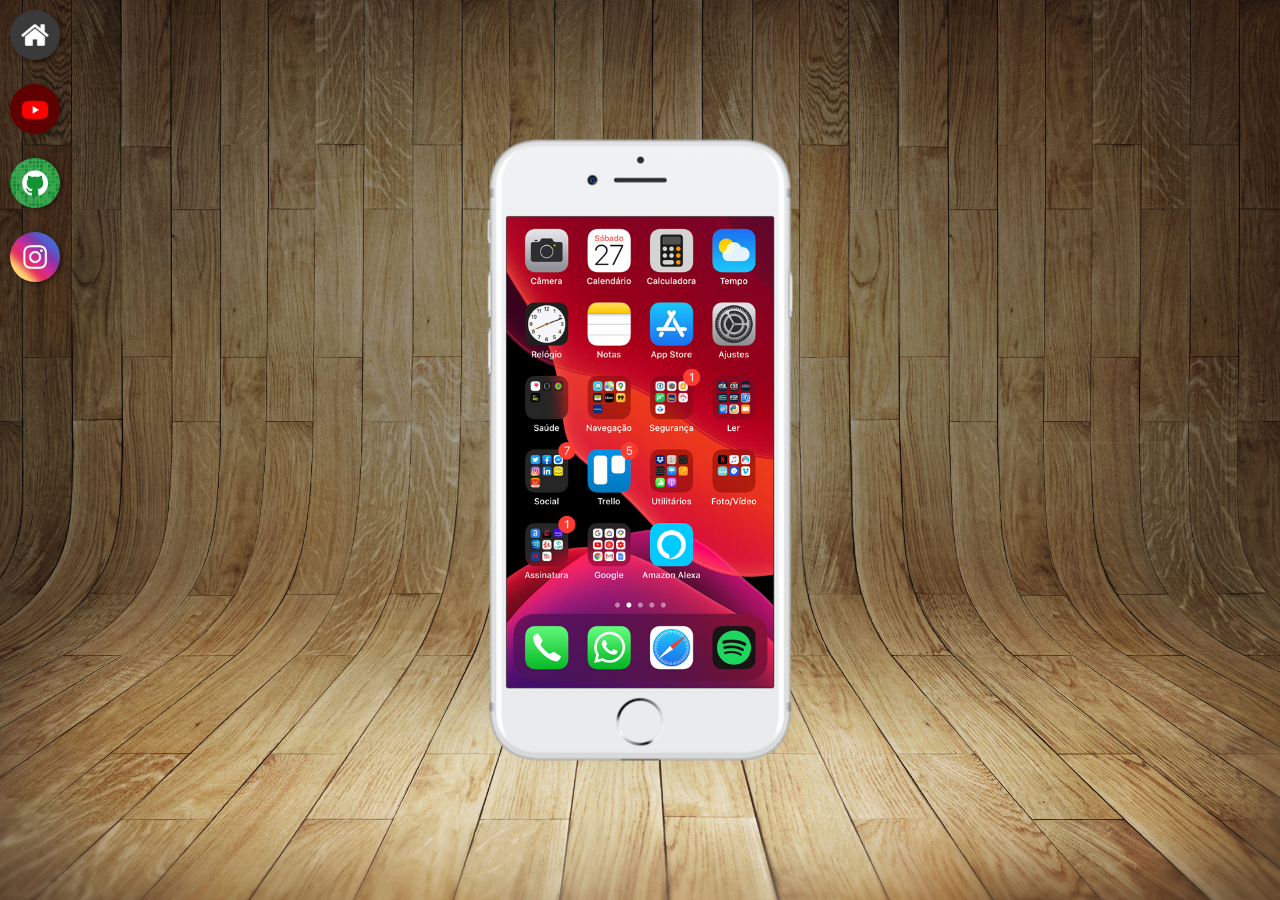
<file: index.html>
<!DOCTYPE html>
<html lang="pt-br">
<head>
       <meta charset="UTF-8">
       <meta name="viewport" content="width=device-width, initial-scale=1.0">
       <link rel="shortcut icon" href="favicon.ico" type="image/x-icon">
       <link rel="stylesheet" href="estilos/style.css">
       <title>Projetos Redes Sociais</title>
</head>
<body>
       <main>
              <section id="cellphone">
                     <iframe src="home.html" name="tela" id="tela" frameborder="0">
                            Seu navegador não é compativel com isso. 
                     </iframe>
              </section>

              <section id="social-media">
                     <a href="home.html" target="tela"> <img src="logo-home.jpg" alt="home"></a> <br>
                     <a href="youtube.html" target="tela"> <img src="logo-youtube.jpg" alt="youtube"></a> <br>
                     <a href="github.html" target="tela"> <img src="logo-github.jpg" alt="github"></a> <br>
                     <a href="instagram.html" target="tela"> <img src="logo-instagram.jpg" alt="instagram"></a>
              </section>
       </main>
</body>
</html>
</file>
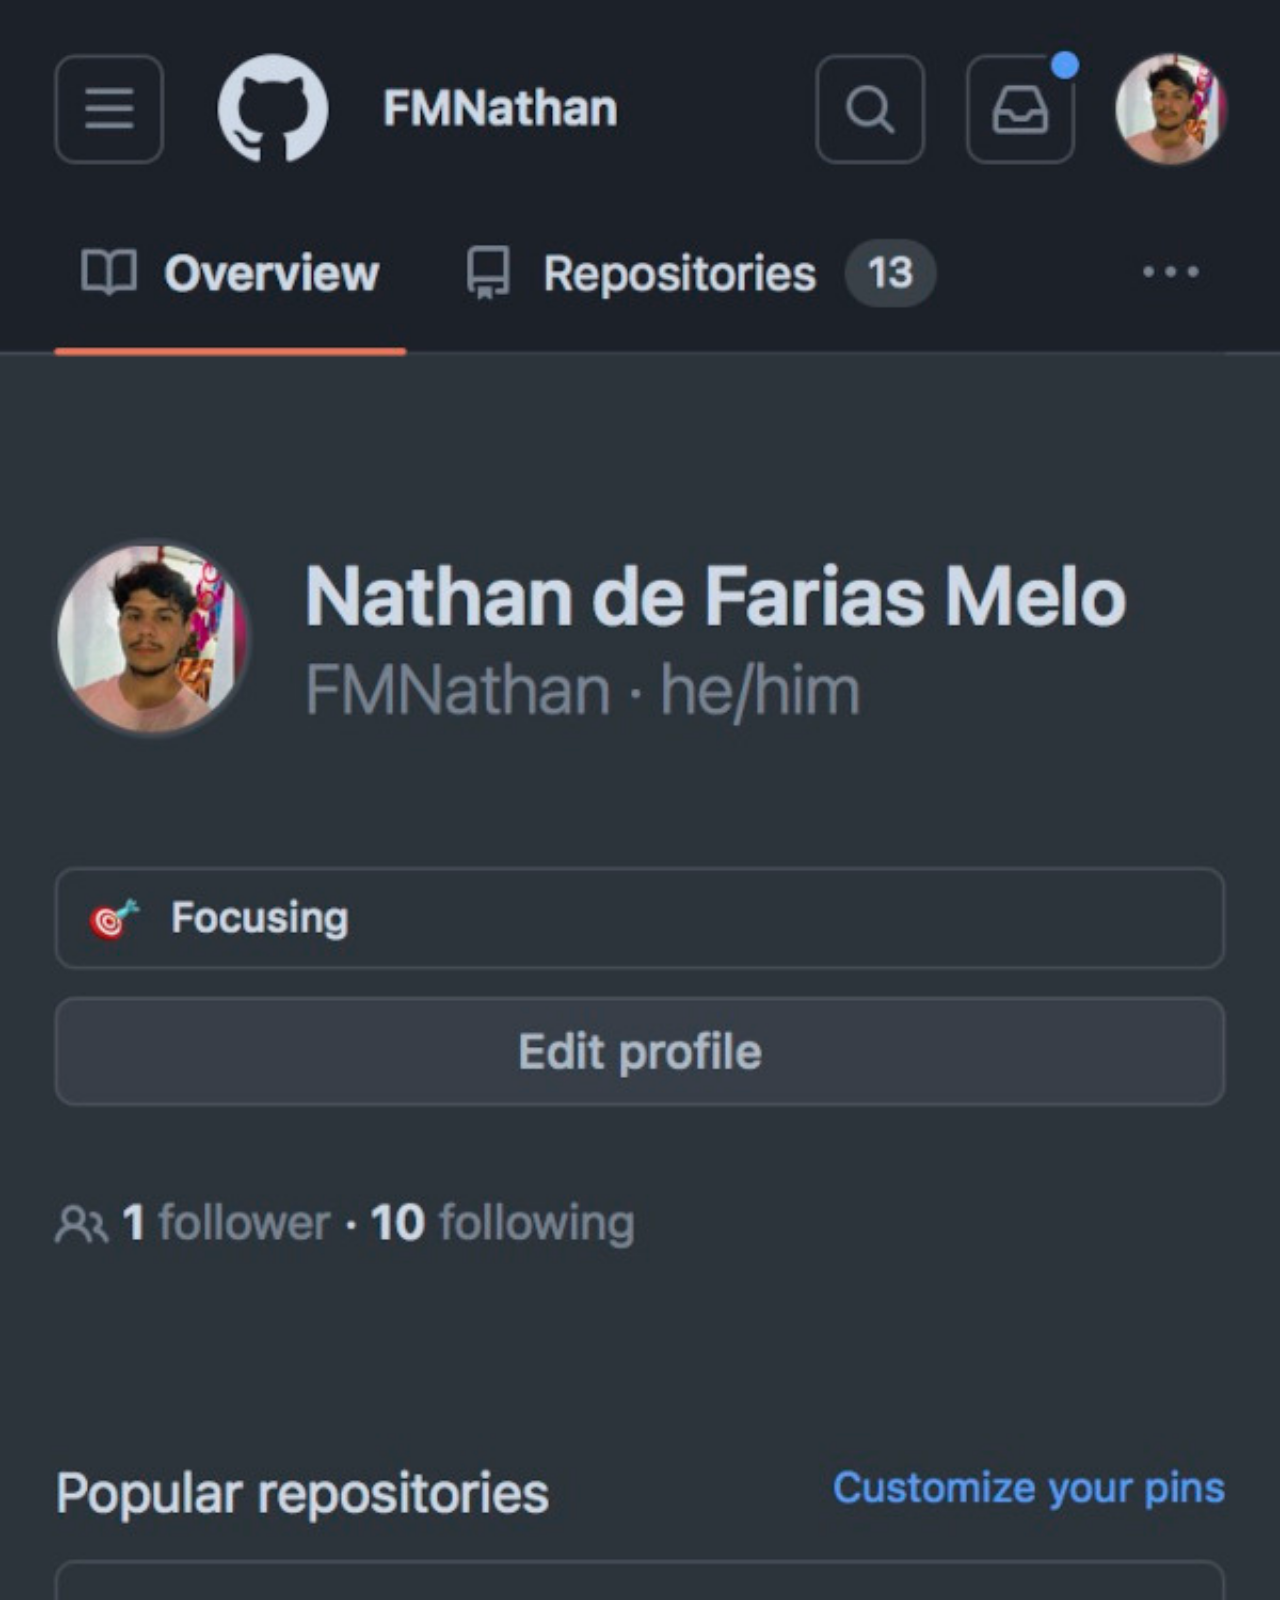
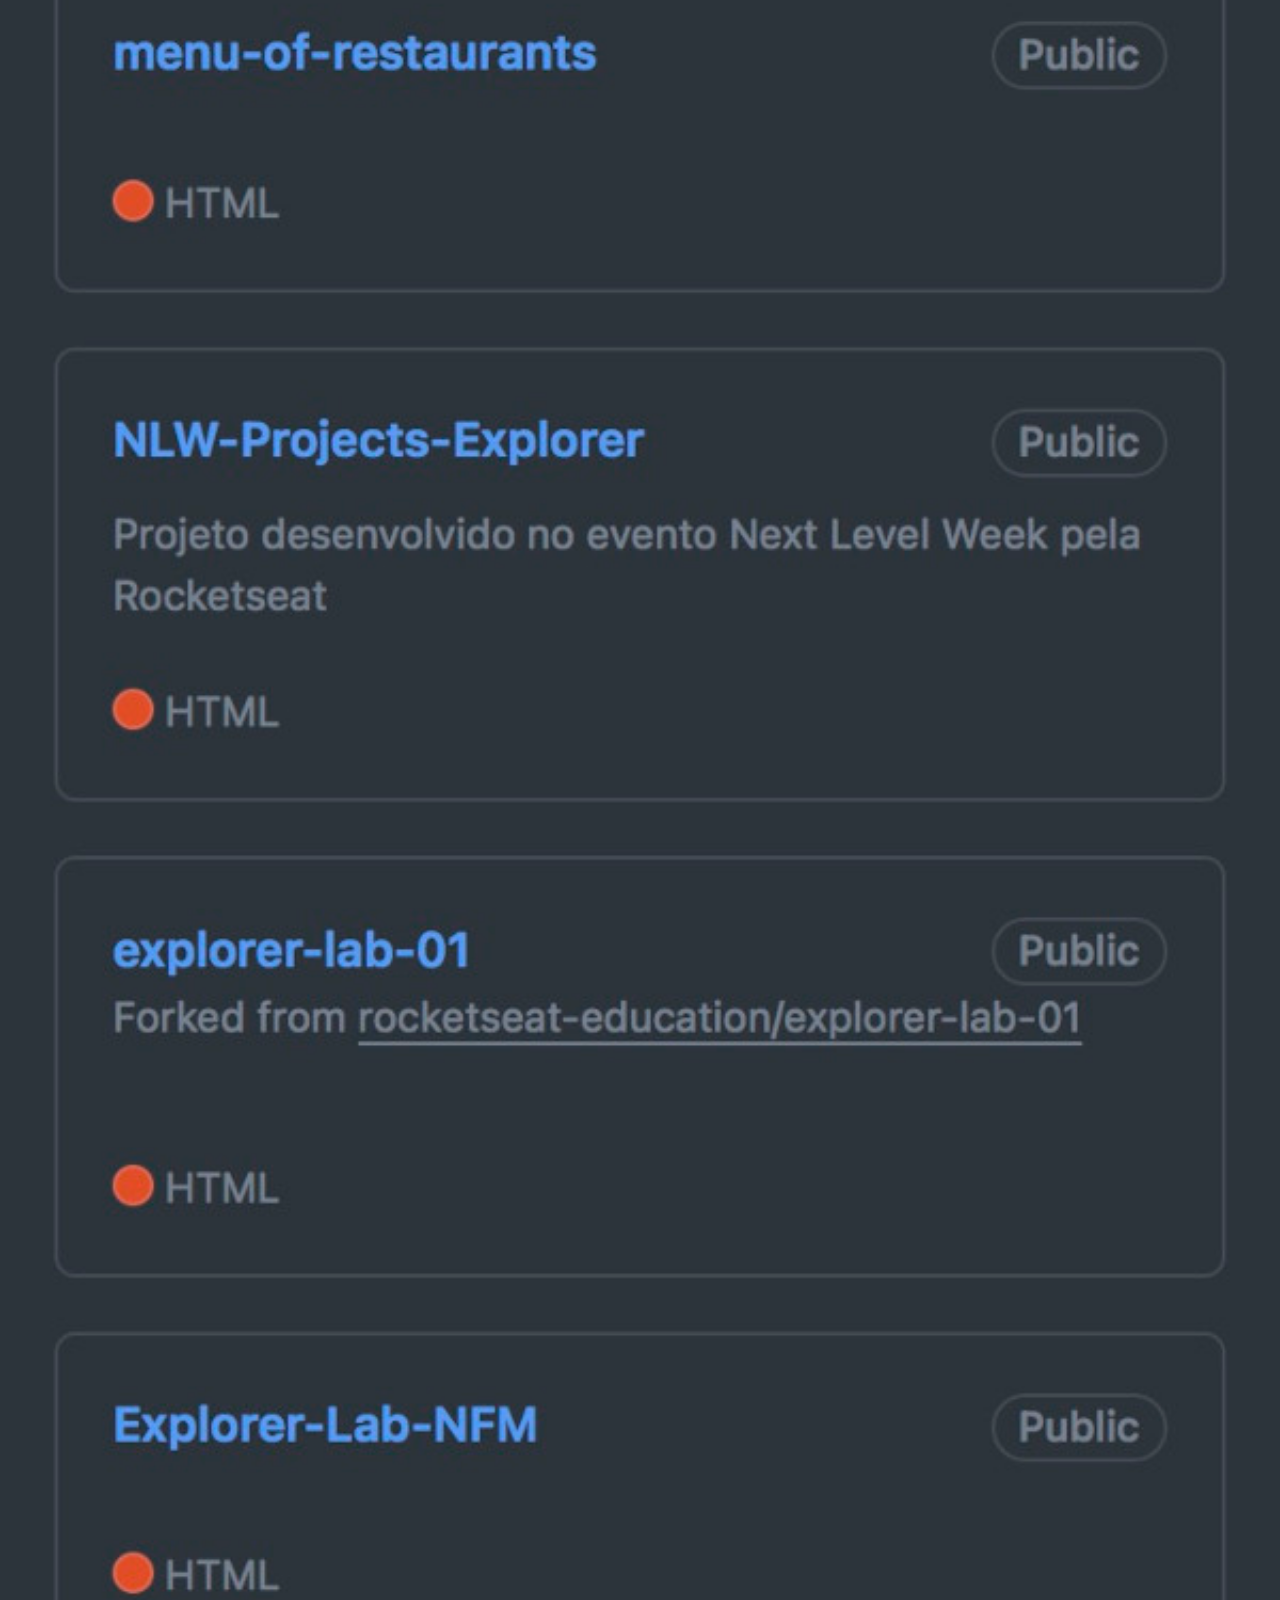
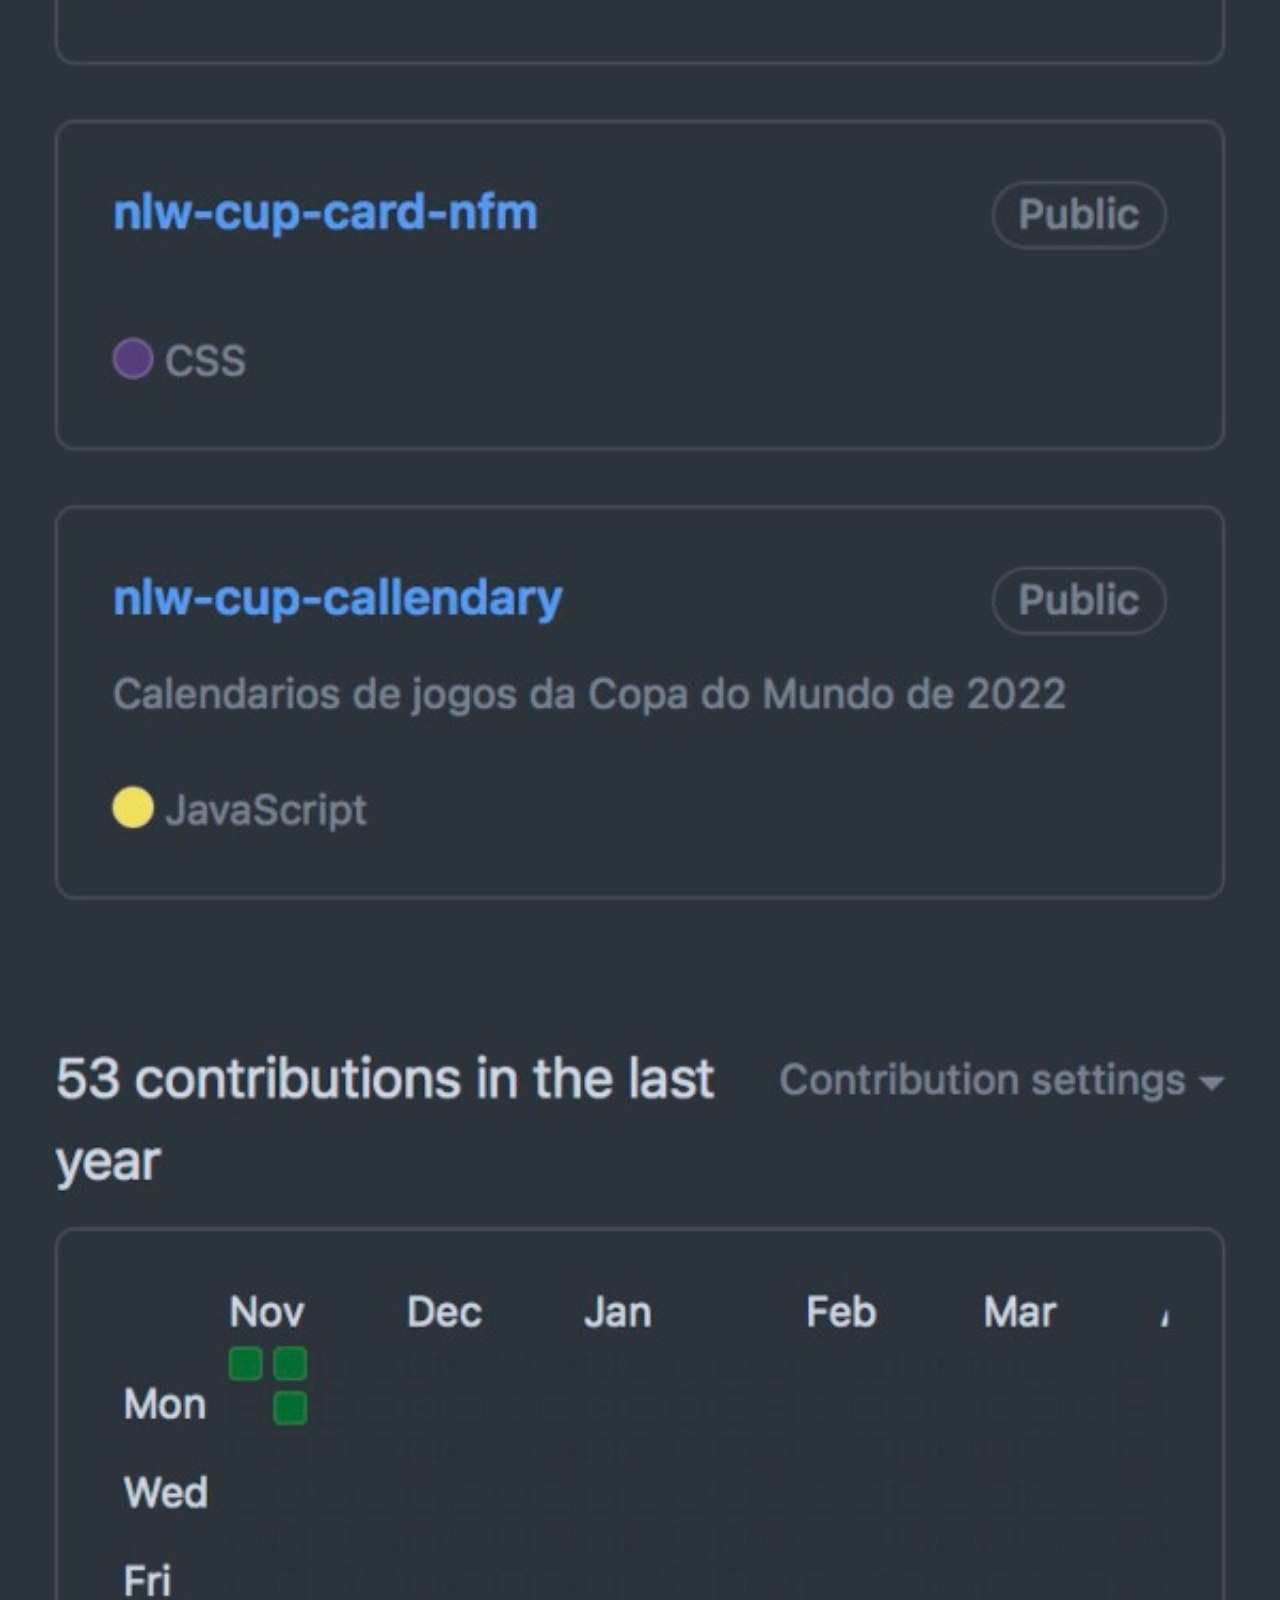
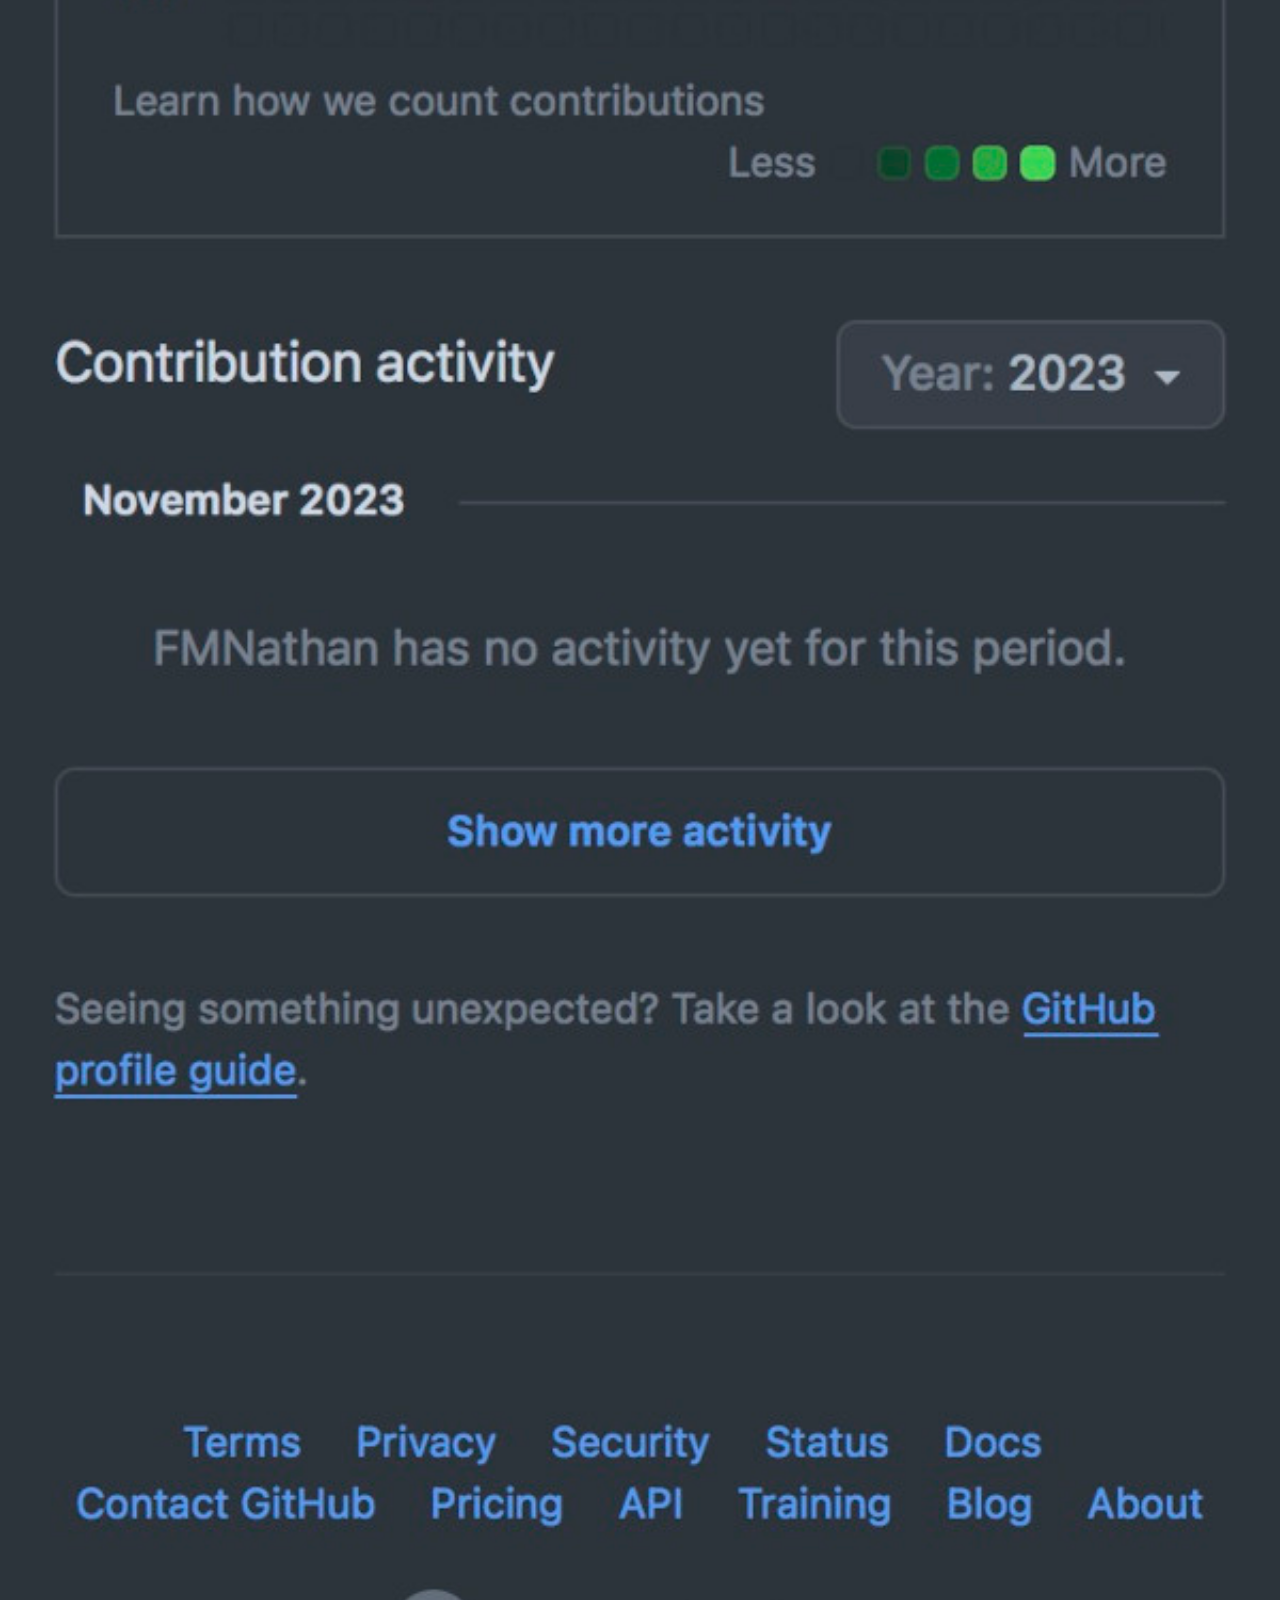
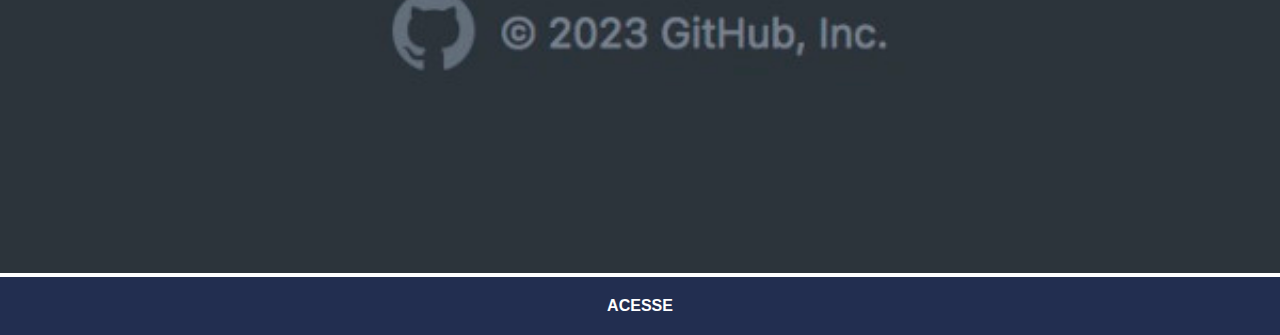
<file: github.html>
<!DOCTYPE html>
<html lang="pt-br">
<head>
       <meta charset="UTF-8">
       <meta name="viewport" content="width=device-width, initial-scale=1.0">
       <title>Github</title>
       <link rel="stylesheet" href="estilos/social.css">
</head>
<body>
       <img src="screen-github.JPG" alt="github">
       <a href="https://github.com/fmnathan" target="_blank">ACESSE</a>
</body>
</html>
</file>
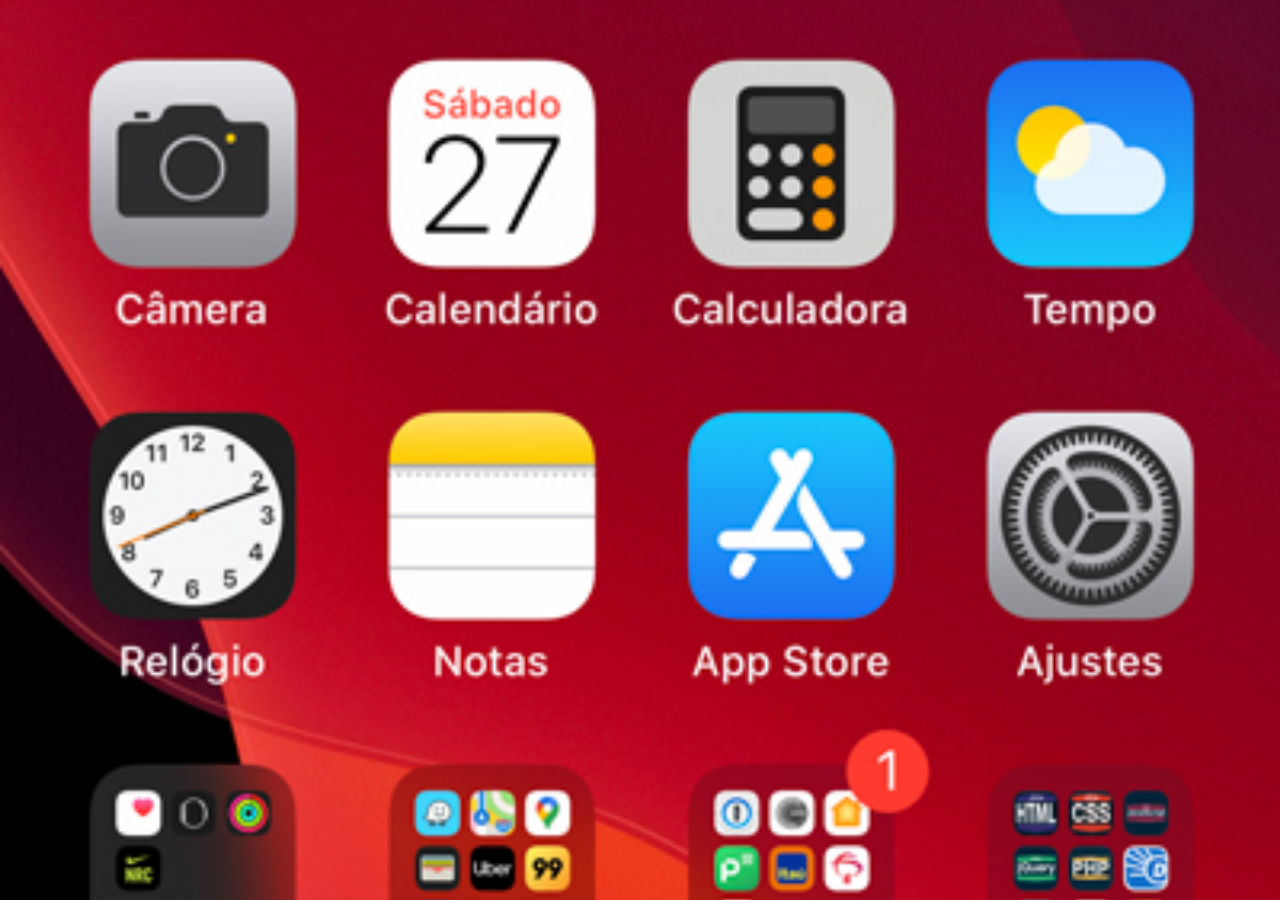
<file: home.html>
<!DOCTYPE html>
<html lang="pt-br">
<head>
       <meta charset="UTF-8">
       <meta name="viewport" content="width=device-width, initial-scale=1.0">
       <title>Home</title>
</head>
<style>
       *{
              margin: 0px;
              padding: 0px;
       }

       body{
              width: 100vw;
              height: 100vh;
              background: black url('.//tela-home.jpg') no-repeat top center;
              background-size: cover;              
       }

</style>


<body>
       
</body>
</html>
</file>
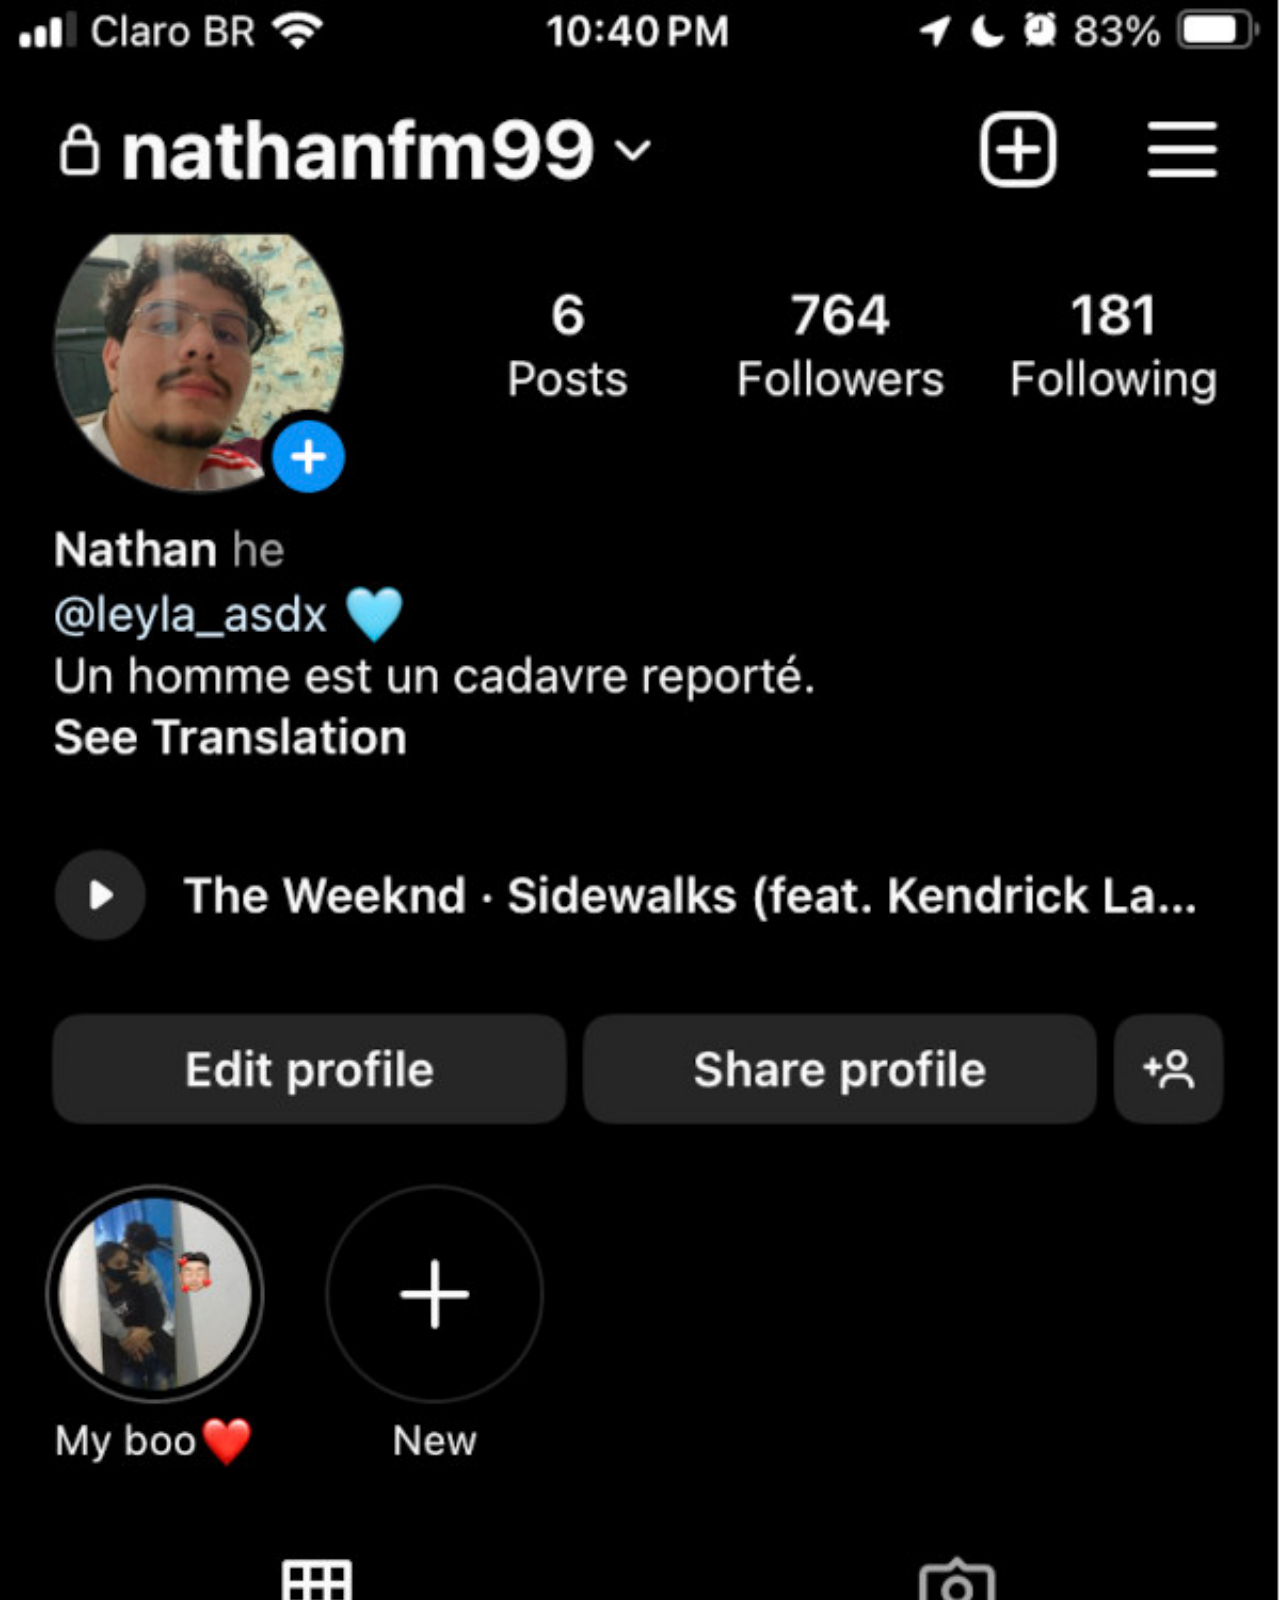
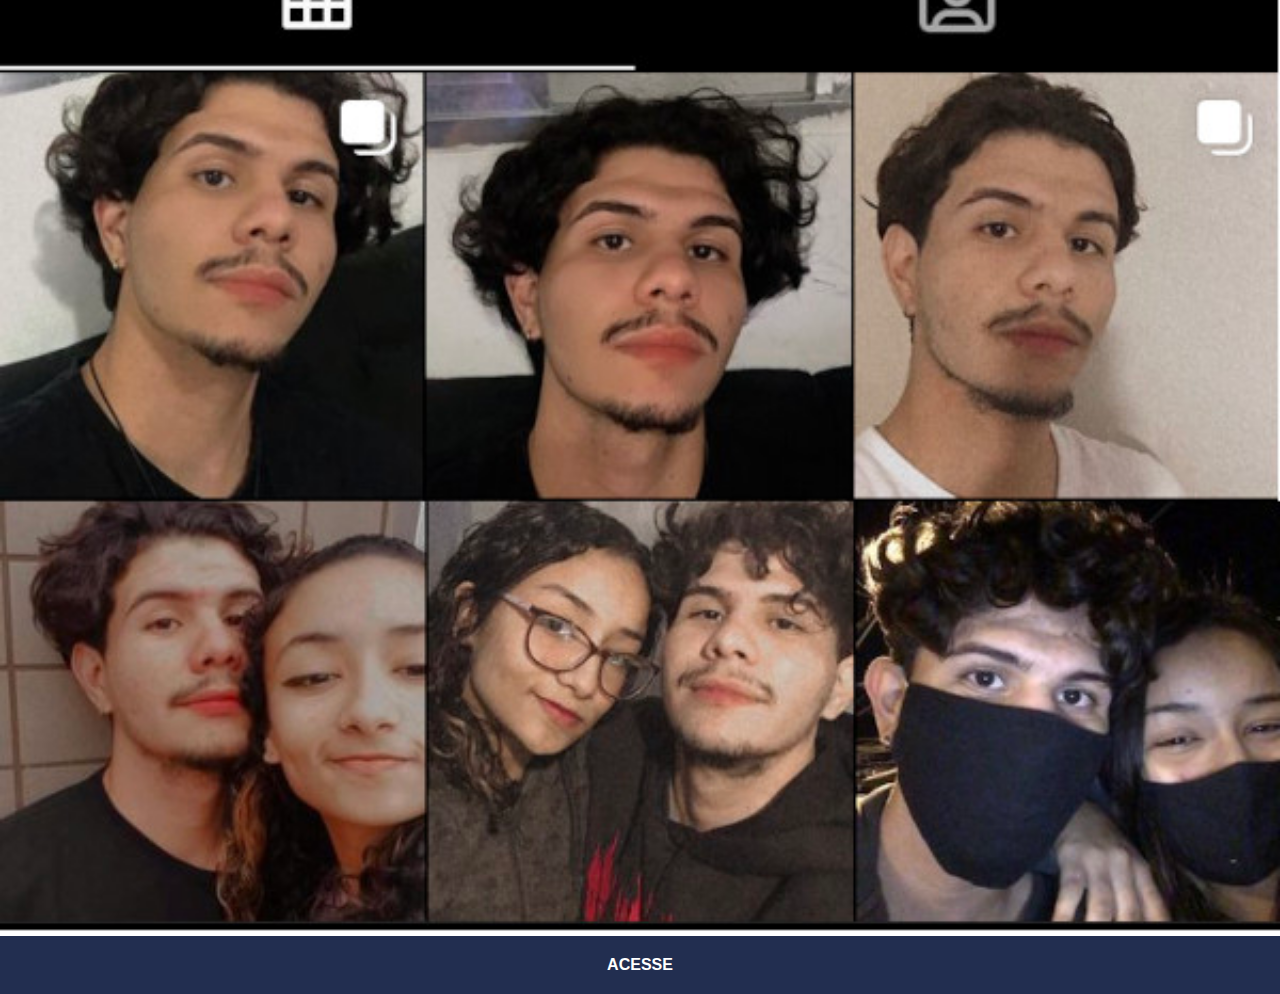
<file: instagram.html>
<!DOCTYPE html>
<html lang="pt-br">
<head>
       <meta charset="UTF-8">
       <meta name="viewport" content="width=device-width, initial-scale=1.0">
       <title>instagram</title>
       <link rel="stylesheet" href="estilos/social.css">
</head>
<body>
       <img src="screen-insta.jpg" alt="instagram">
       <a href="https://www.instagram.com/nathanfm99/" target="_blank">ACESSE</a>
</body>
</html>
</file>
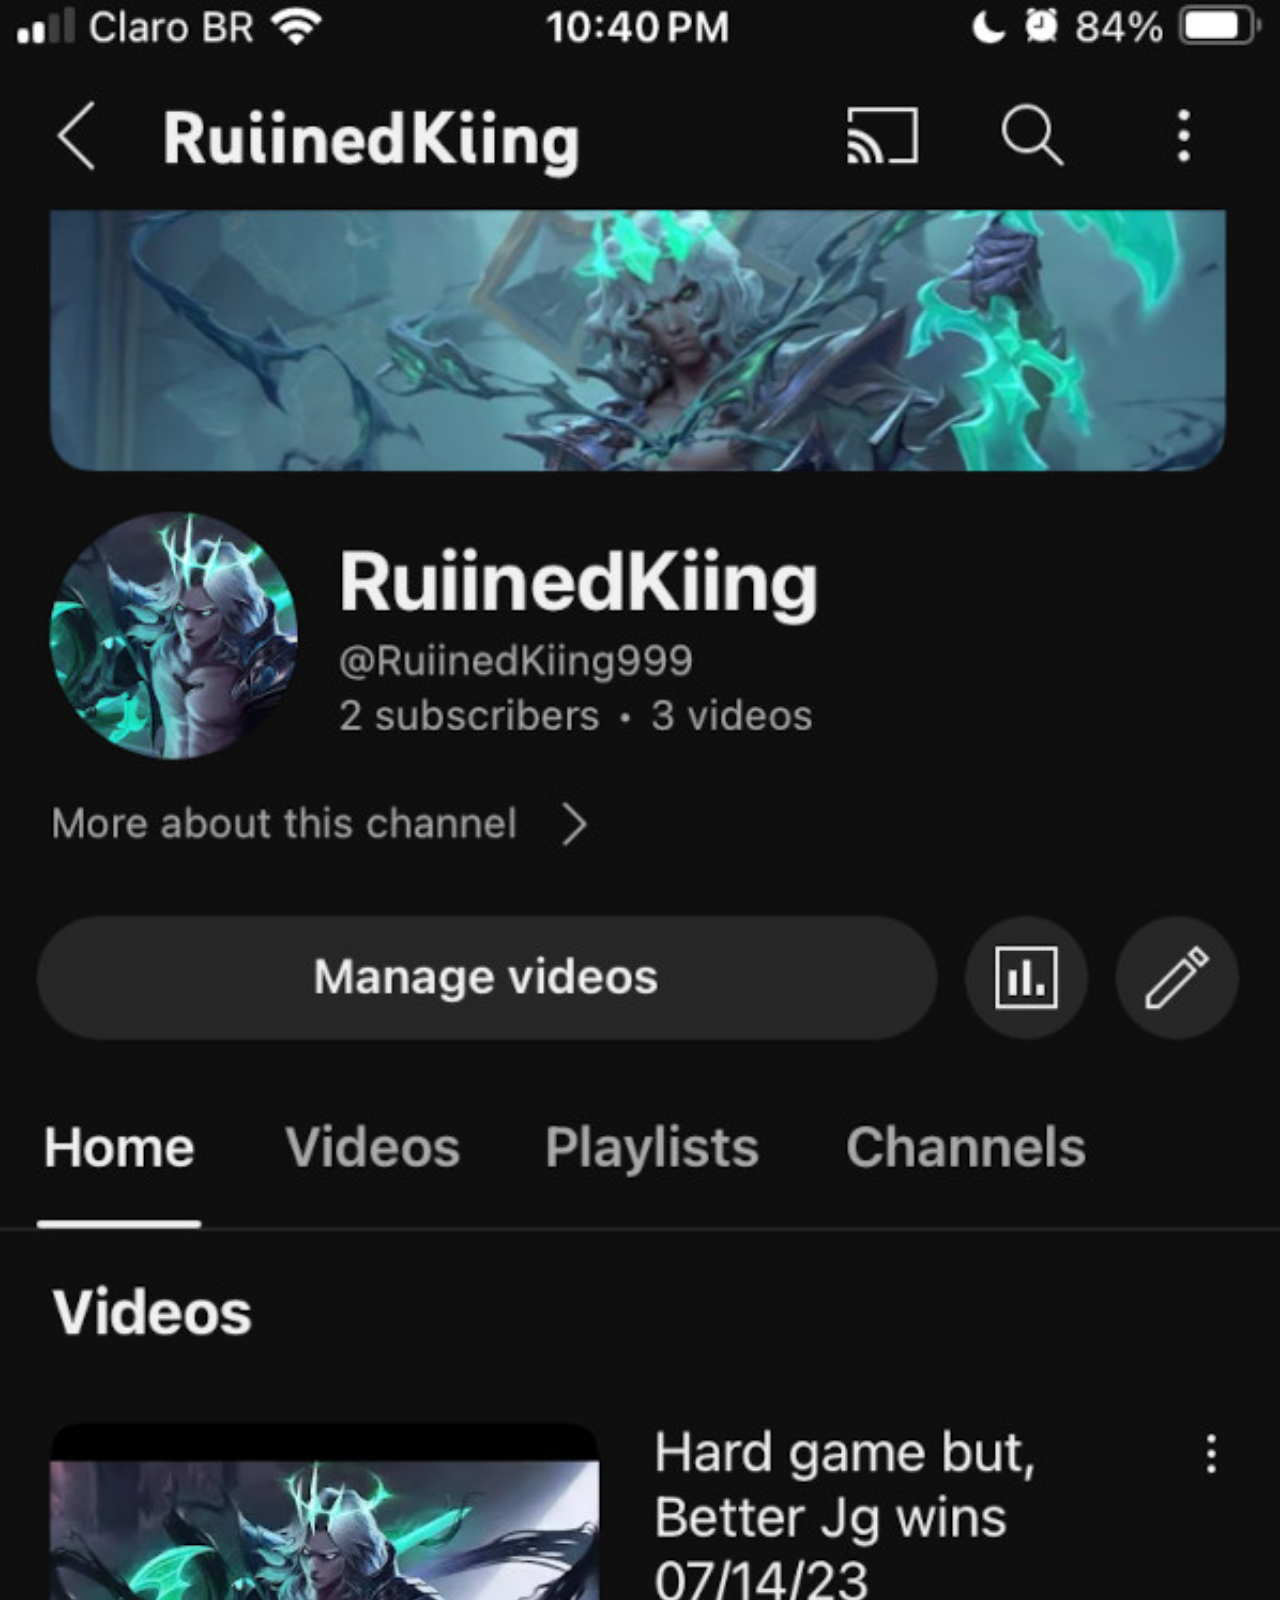
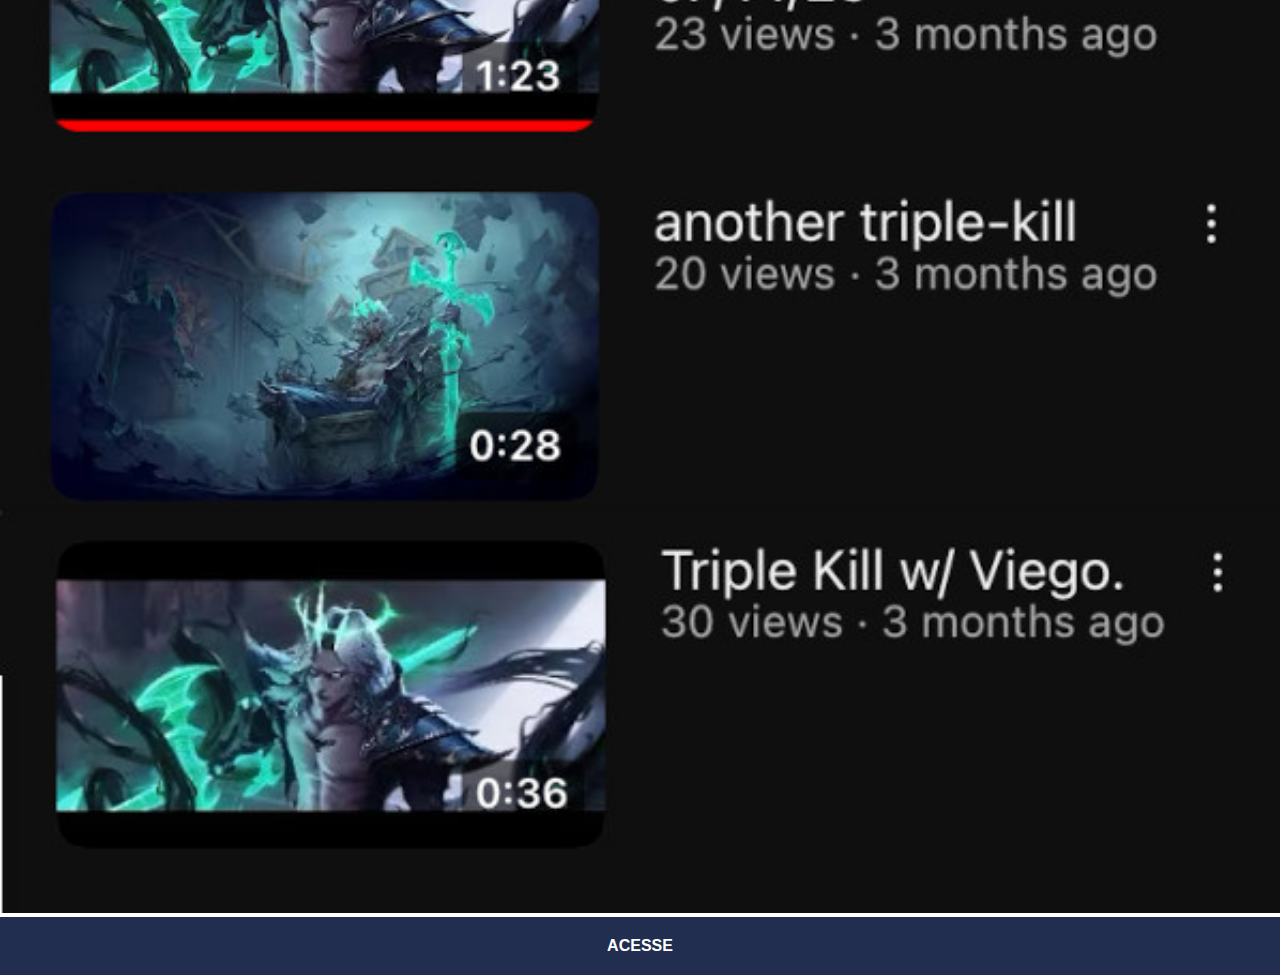
<file: youtube.html>
<!DOCTYPE html>
<html lang="pt-br">
<head>
       <meta charset="UTF-8">
       <meta name="viewport" content="width=device-width, initial-scale=1.0">
       <title>Youtube</title>
       <link rel="stylesheet" href="estilos/social.css">
<body>
       <img src="screen-yt.jpg" alt="Youtube">
       <a href="https://www.youtube.com/channel/UCGM3ti-CjjQ15fEXF__kOUA" target="_blank">ACESSE</a>
</body>
</html>
</file>
<file: estilos/style.css>
@charset "UTF-8";

*{
       margin: 0px;
       padding: 0px;
       font-family: Arial, Helvetica, sans-serif;
}

html, body{
       height: 100vh;
       width: 100vw;
       background-color: black;
}

body{
       background: url('../fundo-madeira.jpg') no-repeat top center;
       background-size: cover;
       background-attachment: fixed;
}

main{
       height: 100vh;
       position: relative;
}

#cellphone{
       position: absolute;
       top: 50%;
       left: 50%;
       transform: translate(-50%, -50%);

       height: 627px;
       width: 311px;
       background: url('../frame-iphone.png') no-repeat;
}

iframe#tela{
       position: relative;
       top: 80px;
       left: 22px;
       width: 267px;
       height: 471px;
}

section#social-media img{
       width: 50px;
       margin: 10px;
       border-radius: 50%;
       box-shadow: 2px 2px 5px rgba(0, 0, 0, 0.404);
       box-sizing: border-box;
}

section#social-media img:hover{
       border: 2px solid rgba(255, 255, 255, 0.63);
       transform: translate(-3px, -3px);
       box-shadow: 5px 5px 10px rgba(0, 0, 0, 0.616);
       transition: transform 0.5s;
}
</file>
<file: estilos/social.css>
@charset "UTF-8";

*{
       margin: 0px;
       padding: 0px;
       font-family: Arial, Helvetica, sans-serif;
}

::-webkit-scrollbar{
       width: 0px;
       height: 0px;
}

img{
       width: 100vw;

}

a{
       display: block;
       background-color: #222E50;
       padding: 20px;
       text-align: center;
       font-weight: bolder;
       text-decoration: none;
       color: white;
}

a:hover{
     background-color: rgba(45, 130, 183, 0.253);
}
</file>
